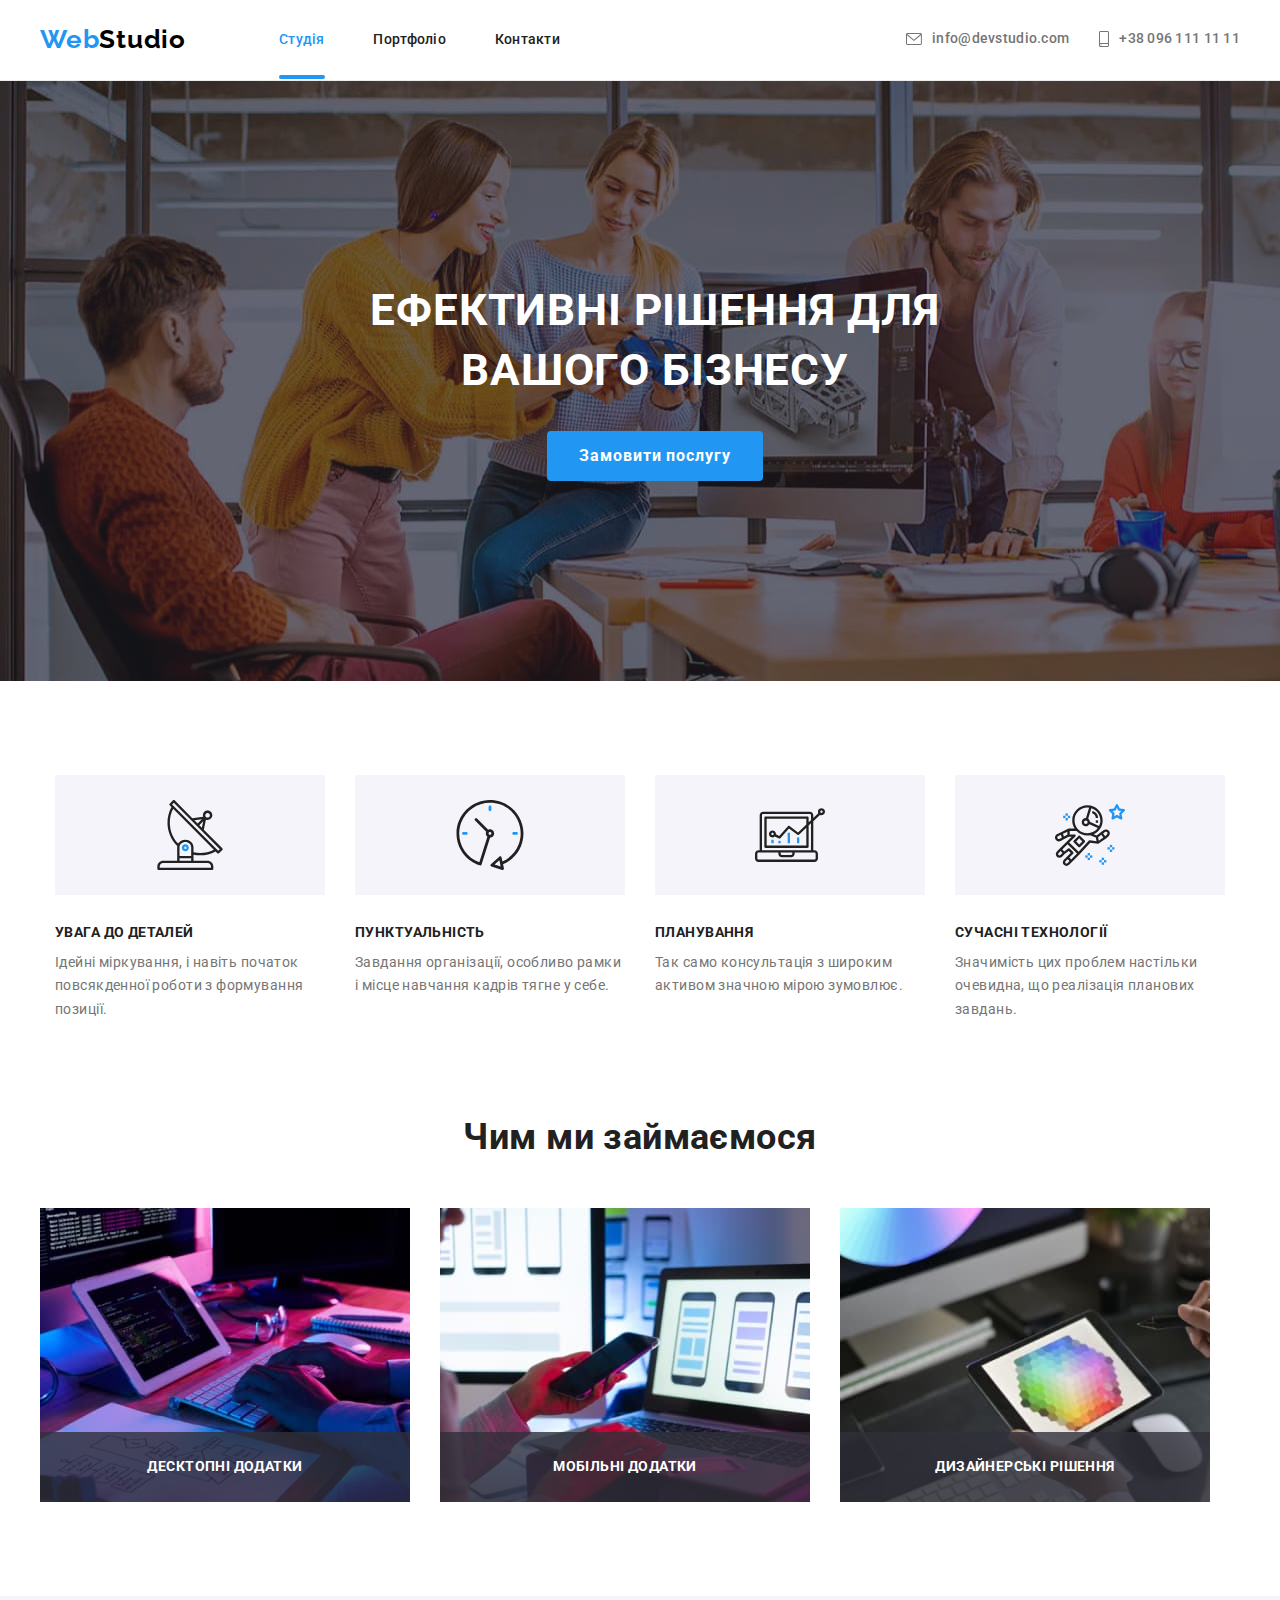
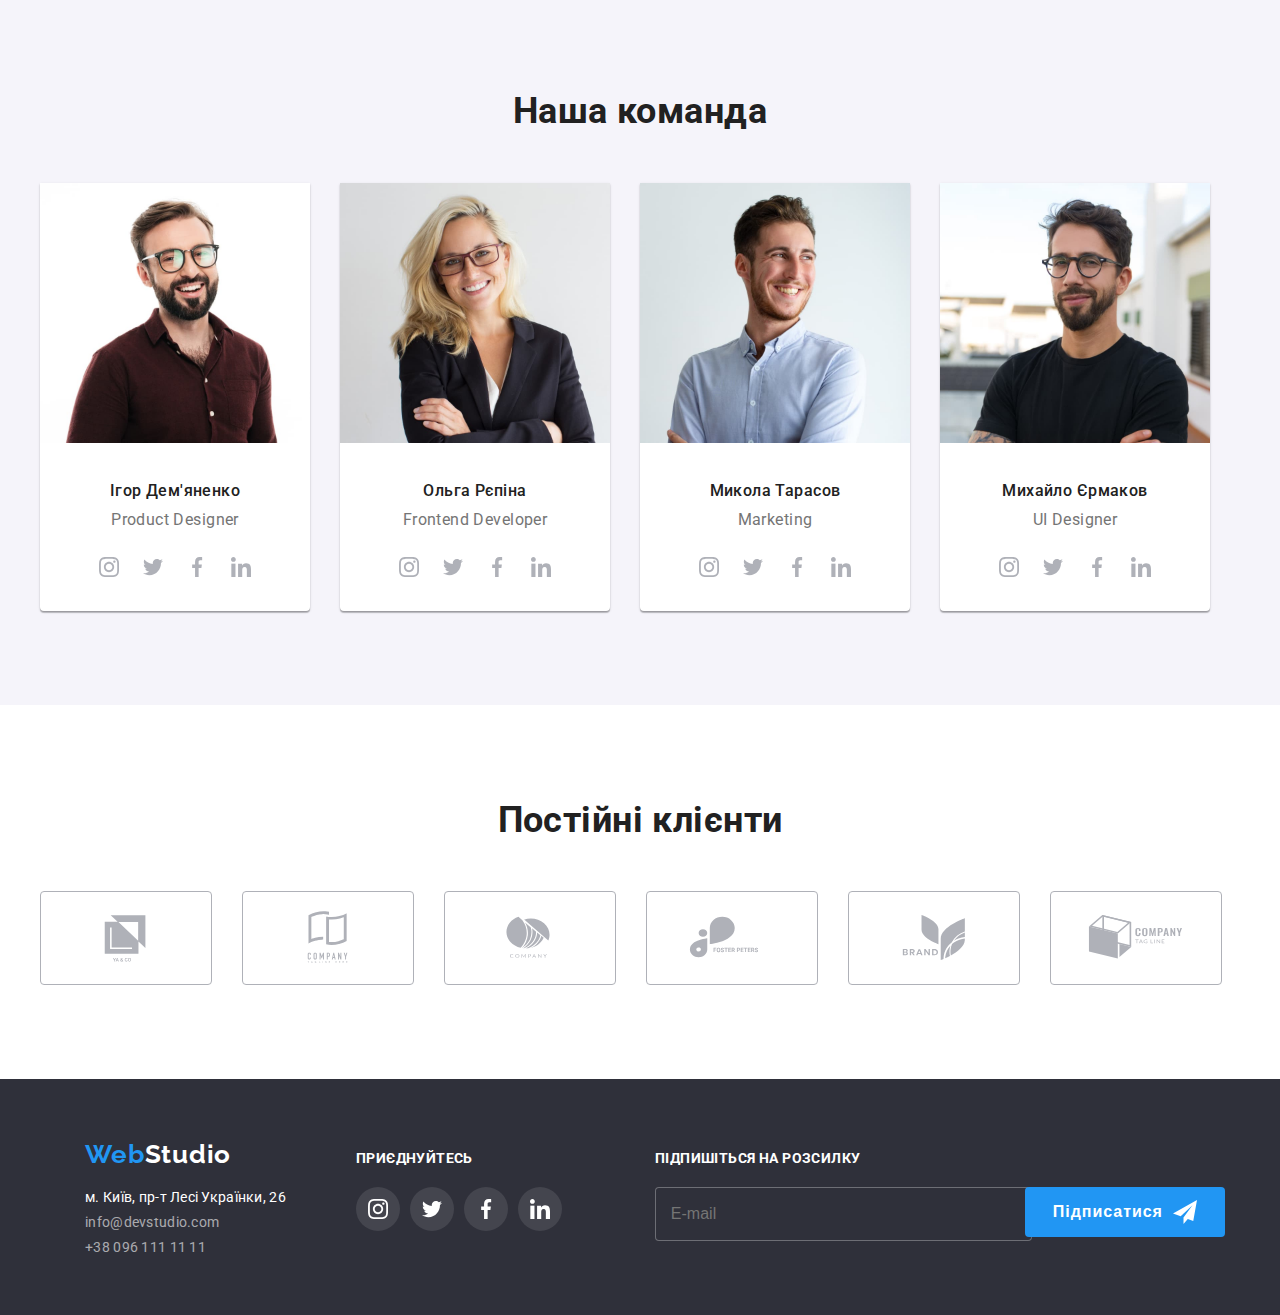
<file: index.html>
<!DOCTYPE html>
<html lang="uk">
<head>
    <meta charset="UTF-8"/>
    <meta http-equiv="X-UA-Compatible" content="IE=edge"/>
    <meta name="viewport" content="width=device-width, initial-scale=1.0"/>
    <title>Web Studio</title>
    <link href="https://fonts.googleapis.com/css2?family=Raleway:wght@700&family=Roboto:wght@400;500;700;900&display=swap" rel="stylesheet">
    <link rel="stylesheet" href="https://cdnjs.cloudflare.com/ajax/libs/modern-normalize/1.1.0/modern-normalize.min.css" integrity="sha512-wpPYUAdjBVSE4KJnH1VR1HeZfpl1ub8YT/NKx4PuQ5NmX2tKuGu6U/JRp5y+Y8XG2tV+wKQpNHVUX03MfMFn9Q==" crossorigin="anonymous" referrerpolicy="no-referrer" />
    <link rel="stylesheet" href="./css/main.min.css"/>
</head>
<body class="page">
    <div class="navigation">
        <div class="navigation__holder navigation__header">
            <header class="navigation__links links header">
                <nav class="navigation__pages">
                    <a href="./index.html" class="logo link"><span>Web</span>Studio</a>
                    <ul class="navigation__menu list">
                        <li><a href="./index.html" class="navigation__page link current">Студія</a></li>
                        <li><a href="./portfolio.html" class="navigation__page link">Портфоліо</a></li>
                        <li><a href="" class="navigation__page link">Контакти</a></li>
                    </ul>
                </nav>
                <ul class="navigation__contacts list contacts">
                    <li class="navigation__holder-contacts">
                        <a href="mailto:info@devstudio.com" class="navigation__mail contacts link header">
                            <svg class="navigation__icon-mail" width="16" height="12">
                                <use href="./images/symbol-defs.svg#icon-envelope-hover"></use>
                            </svg>
                            info@devstudio.com
                        </a>
                    </li>
                    <li class="navigation__holder-contacts-phone">
                        <a href="tel:+380961111111" class="navigation__phone contacts link header">
                            <svg class="navigation__icon-phone" width="10" height="16">
                                <use href="./images/symbol-defs.svg#icon-smartphone"></use>
                            </svg>
                            +38 096 111 11 11
                        </a>
                    </li>
                </ul>
            </header>
        </div>
    </div>
    <main>
        <section class="order section">
            <div class="order__container">
                <h1 class="order__title">Ефективні рішення для вашого бізнесу</h1>
                <button type="button" data-modal-open class="order__button button primary order">Замовити послугу</button>
            </div>
        </section>
        <!--перелік переваг-->
        <section class="advantages section">
            <div class="container">
                <h2 class="section-title visually-hidden">Перелік переваг</h2>
                <ul class="advantages__list list">
                    <li class="advantages__holder">
                        <div class="advantages__icon-holder">
                            <svg class="advantages__icon" width="70" height="70">
                                <use href="./images/symbol-defs-2.svg#icon-antenna-1"></use>
                            </svg>
                        </div>
                        <h3 class="advantages__description-title">УВАГА ДО ДЕТАЛЕЙ</h3>
                        <p class="advantages__descr">Ідейні міркування, і навіть початок повсякденної роботи з формування позиції.</p>
                </li>
                    <li class="advantages__holder">
                        <div class="advantages__icon-holder">
                            <svg class="advantages__icon" width="70" height="70">
                                <use href="./images/symbol-defs-2.svg#icon-clock-1"></use>
                            </svg>
                        </div>
                        <h3 class="advantages__description-title">ПУНКТУАЛЬНІСТЬ</h3>
                        <p class="advantages__descr">Завдання організації, особливо рамки і місце навчання кадрів тягне у себе.</p>
                    </li>
                    <li class="advantages__holder">
                        <div class="advantages__icon-holder">
                            <svg class="advantages__icon" width="70" height="70">
                                <use href="./images/symbol-defs-2.svg#icon-diagram-1"></use>
                            </svg>
                        </div>
                        <h3 class="advantages__description-title">ПЛАНУВАННЯ</h3>
                        <p class="advantages__descr">Так само консультація з широким активом значною мірою зумовлює.</p>
                    </li>
                    <li class="advantages__holder">
                        <div class="advantages__icon-holder">
                            <svg class="advantages__icon" width="70" height="70">
                                <use href="./images/symbol-defs-2.svg#icon-astronaut-1"></use>
                            </svg>
                        </div>
                        <h3 class="advantages__description-title">СУЧАСНІ ТЕХНОЛОГІЇ</h3>
                        <p class="advantages__descr">Значимість цих проблем настільки очевидна, що реалізація планових завдань.</p>
                    </li>
                </ul>
            </div>
        </section>
        <!--чим ми займаємося-->
        <section class="profile">
            <div class="container">
                <h2 class="profile__title section-title">Чим ми займаємося</h2>
                <!--фото контент-->
                <ul class="profile__list list profile">
                    <li class="profile__list-holder">
                        <img src="./images/box-1.jpg" alt="Людина друкує на клавіатурі" width="370"/>
                        <div class="profile__layer">
                            <p class="profile__layer-descr">Десктопні додатки</p>
                        </div>
                    </li>
                    <li class="profile__list-holder">
                        <img src="./images/box-2.jpg" alt="Телефон в руках людини" width="370"/>
                        <div class="profile__layer">
                            <p class="profile__layer-descr">Мобільні додатки</p>
                        </div>
                    </li>
                    <li class="profile__list-holder">
                        <img src="./images/box-3.jpg" alt="Планшет і стилус в руках людини" width="370"/>
                        <div class="profile__layer">
                            <p class="profile__layer-descr">Дизайнерські рішення</p>
                        </div>
                    </li>
                </ul>
            </div>
        </section>
        <!--наша команда-->
        <section class="team section">
            <div class="container">
                <h2 class="section-title">Наша команда</h2>
                <ul class="team__list list team">
                    <li class="team__cards">
                        <img src="./images/team-card-1.jpg" alt="Фото Ігор Дем'яненко" width="270"/>
                        <div class="team__info-holder">
                            <h3 class="team__title-name">Ігор Дем'яненко</h3>
                            <p class="team__title-position">Product Designer</p>
                            <ul class="team__list-soc">
                                <li class="team__holder-soc">
                                    <a href="" class="team__soc-profiles">
                                        <svg class="team__soc-icon" width="20px" height="20px">
                                            <use href="./images/symbol-defs.svg#icon-instagram"></use>
                                        </svg>
                                    </a>
                                </li>
                                <li class="team__holder-soc">
                                    <a href="" class="team__soc-profiles">
                                        <svg class="team__soc-icon" width="20px" height="20px">
                                            <use href="./images/symbol-defs.svg#icon-twitter"></use>
                                        </svg>
                                    </a>
                                </li>
                                <li class="team__holder-soc">
                                    <a href="" class="team__soc-profiles">
                                        <svg class="team__soc-icon" width="20px" height="20px">
                                            <use href="./images/symbol-defs.svg#icon-facebook"></use>
                                        </svg>
                                    </a>
                                </li>
                                <li class="team__holder-soc">
                                    <a href="" class="team__soc-profiles">
                                        <svg class="team__soc-icon" width="20px" height="20px">
                                            <use href="./images/symbol-defs.svg#icon-linkedin"></use>
                                        </svg>
                                    </a>
                                </li>
                            </ul>
                        </div>
                    </li>
                    <li class="team__cards">
                        <img src="./images/team-card-2.jpg" alt="Фото Ольга Рєпіна" width="270"/>
                        <div class="team__info-holder">
                            <h3 class="team__title-name">Ольга Рєпіна</h3>
                            <p class="team__title-position">Frontend Developer</p>
                            <ul class="team__list-soc">
                                <li class="team__holder-soc">
                                    <a href="" class="team__soc-profiles">
                                        <svg class="team__soc-icon" width="20px" height="20px">
                                            <use href="./images/symbol-defs.svg#icon-instagram"></use>
                                        </svg>
                                    </a>
                                </li>
                                <li class="team__holder-soc">
                                    <a href="" class="team__soc-profiles">
                                        <svg class="team__soc-icon" width="20px" height="20px">
                                            <use href="./images/symbol-defs.svg#icon-twitter"></use>
                                        </svg>
                                    </a>
                                </li>
                                <li class="team__holder-soc">
                                    <a href="" class="team__soc-profiles">
                                        <svg class="team__soc-icon" width="20px" height="20px">
                                            <use href="./images/symbol-defs.svg#icon-facebook"></use>
                                        </svg>
                                    </a>
                                </li>
                                <li class="team__holder-soc">
                                    <a href="" class="team__soc-profiles">
                                        <svg class="team__soc-icon" width="20px" height="20px">
                                            <use href="./images/symbol-defs.svg#icon-linkedin"></use>
                                        </svg>
                                    </a>
                                </li>
                            </ul>
                        </div>
                    </li>
                    <li class="team__cards">
                        <img src="./images/team-card-3.jpg" alt="Фото Микола Тарасов" width="270"/>
                        <div class="team__info-holder">
                            <h3 class="team__title-name">Микола Тарасов</h3>
                            <p class="team__title-position">Marketing</p>
                            <ul class="team__list-soc">
                                <li class="team__holder-soc">
                                    <a href="" class="team__soc-profiles">
                                        <svg class="team__soc-icon" width="20px" height="20px">
                                            <use href="./images/symbol-defs.svg#icon-instagram"></use>
                                        </svg>
                                    </a>
                                </li>
                                <li class="team__holder-soc">
                                    <a href="" class="team__soc-profiles">
                                        <svg class="team__soc-icon" width="20px" height="20px">
                                            <use href="./images/symbol-defs.svg#icon-twitter"></use>
                                        </svg>
                                    </a>
                                </li>
                                <li class="team__holder-soc">
                                    <a href="" class="team__soc-profiles">
                                        <svg class="team__soc-icon" width="20px" height="20px">
                                            <use href="./images/symbol-defs.svg#icon-facebook"></use>
                                        </svg>
                                    </a>
                                </li>
                                <li class="team__holder-soc">
                                    <a href="" class="team__soc-profiles">
                                        <svg class="team__soc-icon" width="20px" height="20px">
                                            <use href="./images/symbol-defs.svg#icon-linkedin"></use>
                                        </svg>
                                    </a>
                                </li>
                            </ul>
                        </div>
                    </li>
                    <li class="team__cards">
                        <img src="./images/team-card-4.jpg" alt="фото Михайло Єрмаков" width="270"/>
                        <div class="team__info-holder">
                            <h3 class="team__title-name">Михайло Єрмаков</h3>
                            <p class="team__title-position">UI Designer</p>
                            <ul class="team__list-soc">
                                <li class="team__holder-soc">
                                    <a href="" class="team__soc-profiles">
                                        <svg class="team__soc-icon" width="20px" height="20px">
                                            <use href="./images/symbol-defs.svg#icon-instagram"></use>
                                        </svg>
                                    </a>
                                </li>
                                <li class="team__holder-soc">
                                    <a href="" class="team__soc-profiles">
                                        <svg class="team__soc-icon" width="20px" height="20px">
                                            <use href="./images/symbol-defs.svg#icon-twitter"></use>
                                        </svg>
                                    </a>
                                </li>
                                <li class="team__holder-soc">
                                    <a href="" class="team__soc-profiles">
                                        <svg class="team__soc-icon" width="20px" height="20px">
                                            <use href="./images/symbol-defs.svg#icon-facebook"></use>
                                        </svg>
                                    </a>
                                </li>
                                <li class="team__holder-soc">
                                    <a href="" class="team__soc-profiles">
                                        <svg class="team__soc-icon" width="20px" height="20px">
                                            <use href="./images/symbol-defs.svg#icon-linkedin"></use>
                                        </svg>
                                    </a>
                                </li>
                            </ul>
                        </div>
                    </li>
                </ul>
            </div>
        </section>
        <section class="clients section regulars">
            <div class="container">
                <h2 class="section-title">Постійні клієнти</h2>
                <ul class="clients__list">
                    <li class="clients__cards">
                        <a href="" class="clients__cards-holder">
                            <svg class="clients__icon" width="106" height="60">
                                <use href="./images/symbol-defs.svg#icon-Logo"></use>
                            </svg>
                        </a>
                    </li>
                    <li class="clients__cards">
                        <a href="" class="clients__cards-holder">
                            <svg class="clients__icon" width="106" height="60">
                                <use href="./images/symbol-defs.svg#icon-Logo-1"></use>
                            </svg>
                        </a>
                    </li>
                    <li class="clients__cards">
                        <a href="" class="clients__cards-holder">
                            <svg class="clients__icon" width="106" height="60">
                                <use href="./images/symbol-defs.svg#icon-Logo-2"></use>
                            </svg>
                        </a>
                    </li>
                    <li class="clients__cards">
                        <a href="" class="clients__cards-holder">
                            <svg class="clients__icon" width="106" height="60">
                                <use href="./images/symbol-defs.svg#icon-Logo-3"></use>
                            </svg>
                        </a>
                    </li>
                    <li class="clients__cards">
                        <a href="" class="clients__cards-holder">
                            <svg class="clients__icon" width="106" height="60">
                                <use href="./images/symbol-defs.svg#icon-Logo-4"></use>
                            </svg>
                        </a>
                    </li>
                    <li class="clients__cards">
                        <a href="" class="clients__cards-holder">
                            <svg class="clients__icon" width="106" height="60">
                                <use href="./images/symbol-defs.svg#icon-Logo-5"></use>
                            </svg>
                        </a>
                    </li>
                </ul>
            </div>
        </section>
    </main>
    <footer class="contacts links footer">
        <div class="contacts__container">
            <div class="contacts__address-holder">
                <a href="./index.html" class="logo link"><span>Web</span>Studio</a>
                <address class="contacts__list">
                    <ul class="contacts__holder list">
                        <li><a href="https://goo.gl/maps/gEgkedTg2fkSHyE56" target="_blank" rel="noopener noreferrer" class="contacts__address link">м. Київ, пр-т Лесі Українки, 26</a></li> 
                        <li><a href="mailto:info@devstudio.com" class="contacts__mail contacts link">info@devstudio.com</a></li>
                        <li><a href="tel:+380961111111" class="contacts__phone contacts link">+38 096 111 11 11</a></li>
                    </ul>
                </address>
            </div>
            <div class="join">
                <p class="join__title">приєднуйтесь</p>
                <ul class="join__list list social">
                    <li class="join__list-item">
                        <a href="" class="join__icon-holder">
                            <svg class="join__icon-soc" width="20px" height="20px">
                                <use href="./images/symbol-defs.svg#icon-instagram"></use>
                            </svg>
                        </a>
                    </li>
                    <li class="join__list-item">
                        <a href="" class="join__icon-holder">
                            <svg class="join__icon-soc" width="20px" height="20px">
                                <use href="./images/symbol-defs.svg#icon-twitter"></use>
                            </svg>
                        </a>
                    </li>
                    <li class="join__list-item">
                        <a href="" class="join__icon-holder">
                            <svg class="join__icon-soc" width="20px" height="20px">
                                <use href="./images/symbol-defs.svg#icon-facebook"></use>
                            </svg>
                        </a>
                    </li>
                    <li class="join__list-item">
                        <a href="" class="join__icon-holder">
                            <svg class="join__icon-soc" width="20px" height="20px">
                                <use href="./images/symbol-defs.svg#icon-linkedin"></use>
                            </svg>
                        </a>
                    </li>
                </ul>
            </div>
            <div class="subscribe">
                <b>Підпишіться на розсилку</b>
                <form class="subscribe__holder">
                    <div class="subscribe__item">
                        <input type="email" class="subscribe__input" name="email-subscribe" id="user-email-subscribe" placeholder="E-mail"/>
                    </div>
                    <button type="submit" class="subscribe__button">
                        <span>Підписатися</span>
                        <svg class="subscribe__icon" width="24" height="24">
                            <use href="./images/icons.svg#icon-send"></use>
                        </svg>
                    </button>
                </form>
            </div>
        </div>
    </footer>
    <div class="backdrop is-hidden" data-modal>
        <div class="modal">
            <b class="modal__title">Залиште свої дані, ми вам передзвонимо</b>
            <button type="button" class="modal__close-btn" data-modal-close>
                <svg class="modal__btn-img" width="11px" height="11px">
                    <use href="./images/symbol-defs-3.svg#icon-close-button-2"></use>
                </svg>
            </button>
            <form class="modal__form">
                <label for="user-name" class="modal__label">Ім'я</label>
                <div class="modal__input-wrap">
                    <input type="text" class="modal__input-name" name="user-name" required id="user-name"/>
                    <svg class="input-icon" width="12" height="12">
                        <use href="./images/icons.svg#icon-form-profile"></use>
                    </svg>
                </div>
                <label for="user-tel" class="modal__label">Телефон</label>
                <div class="modal__input-wrap">
                    <input type="tel" class="modal__input-tel" name="user-tel" required id="user-tel"/>
                    <svg class="input-icon" width="12" height="12">
                        <use href="./images/icons.svg#icon-form-phone"></use>
                    </svg>
                </div>
                <label for="user-email" class="modal__label">Пошта</label>
                <div class="modal__input-wrap">
                    <input type="email" class="modal__input-mail" name="user-email" id="user-email"/>
                    <svg class="input-icon" width="12" height="12">
                        <use href="./images/icons.svg#icon-form-mail" class="input-icon-img"></use>
                    </svg>
                </div>
                <label for="user-comment" class="modal__label">Коментар</label>
                <div class="modal__input-wrap textarea">
                    <textarea name="user-comment" id="user-comment" class="modal__input-textarea" placeholder="Введіть текст"></textarea>
                </div>
                <div class="modal__wrap-privacy">
                    <input type="checkbox" name="privacy" id="privacy" class="modal__checkbox visually-hidden" value="true">
                    <label for="privacy" class="modal__check-text">
                        <span>
                            <svg class="modal__check-icon" width="16" height="15">
                                <use href="./images/icons.svg#icon-check"></use>
                            </svg>
                        </span>
                        Погоджуюся з розсилкою та приймаю  <a href="">Умови договору</a>
                    </label>
                </div>
                <div class="modal__wrap-button">
                    <button type="submit" class="modal__button submit">Відправити</button>
                </div>
            </form>
        </div>
    </div>
    <script src="./js/modal.js"></script>
</body>
</html>
</file>
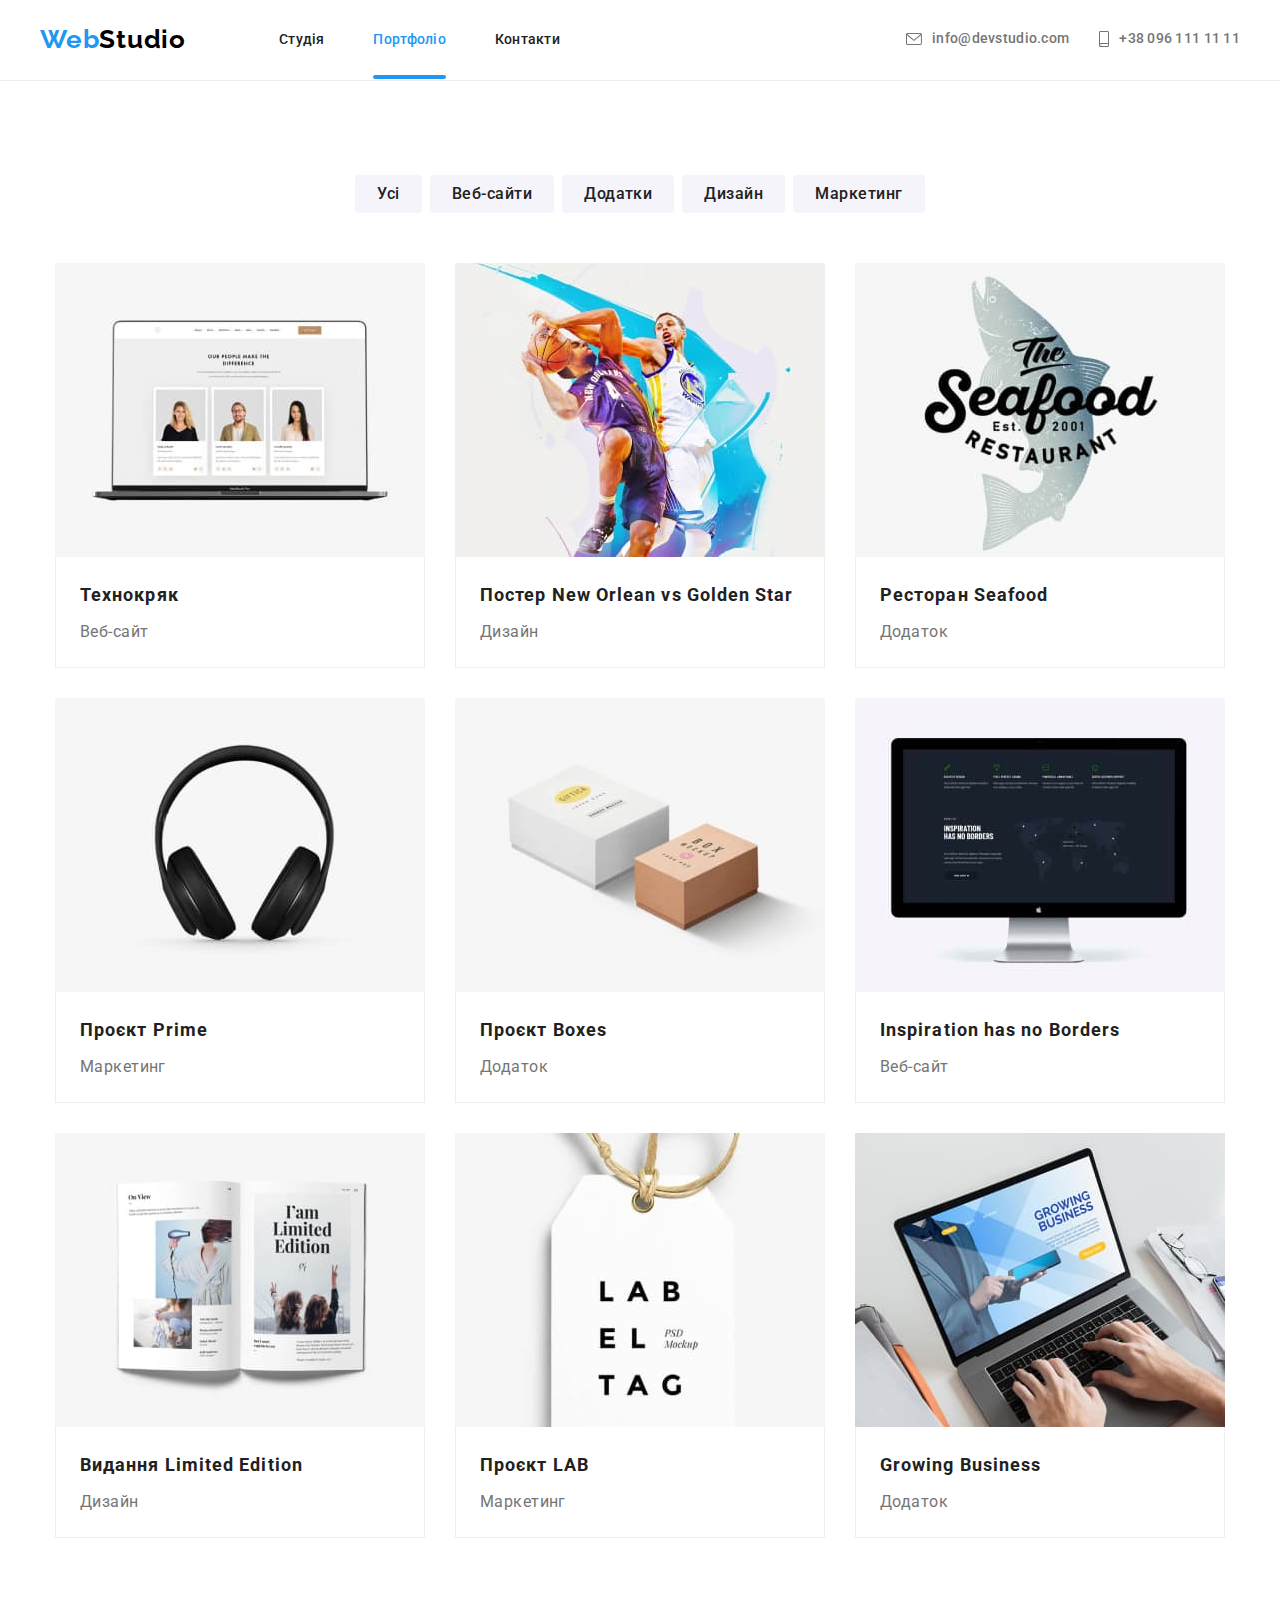
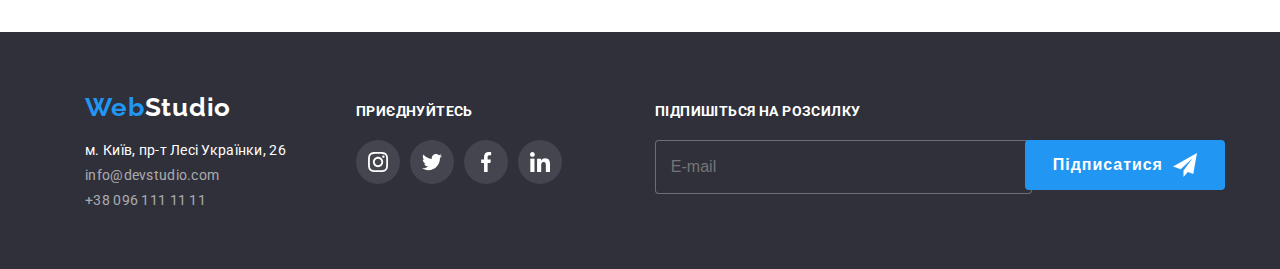
<file: portfolio.html>
<!DOCTYPE html>
<html lang="uk">
<head>
    <meta charset="UTF-8"/>
    <meta http-equiv="X-UA-Compatible" content="IE=edge"/>
    <meta name="viewport" content="width=device-width, initial-scale=1.0"/>
    <title>Web Studio</title>
    <link href="https://fonts.googleapis.com/css2?family=Raleway:wght@700&family=Roboto:wght@400;500;700;900&display=swap" rel="stylesheet">
    <link rel="stylesheet" href="https://cdnjs.cloudflare.com/ajax/libs/modern-normalize/1.1.0/modern-normalize.min.css" integrity="sha512-wpPYUAdjBVSE4KJnH1VR1HeZfpl1ub8YT/NKx4PuQ5NmX2tKuGu6U/JRp5y+Y8XG2tV+wKQpNHVUX03MfMFn9Q==" crossorigin="anonymous" referrerpolicy="no-referrer" />
    <link rel="stylesheet" href="./css/main.min.css"/>
</head>
<body class="page">
    <div class="navigation">
        <div class="navigation__holder navigation__header">
            <header class="navigation__links links header">
                <nav class="navigation__pages">
                    <a href="./index.html" class="logo link"><span>Web</span>Studio</a>
                    <ul class="navigation__menu list">
                        <li><a href="./index.html" class="navigation__page link">Студія</a></li>
                        <li><a href="./portfolio.html" class="navigation__page link current">Портфоліо</a></li>
                        <li><a href="" class="navigation__page link">Контакти</a></li>
                    </ul>
                </nav>
                <ul class="navigation__contacts list contacts">
                    <li class="navigation__holder-contacts">
                        <a href="mailto:info@devstudio.com" class="navigation__mail contacts link header">
                            <svg class="navigation__icon-mail" width="16" height="12">
                                <use href="./images/symbol-defs.svg#icon-envelope-hover"></use>
                            </svg>
                            info@devstudio.com
                        </a>
                    </li>
                    <li class="navigation__holder-contacts-phone">
                        <a href="tel:+380961111111" class="navigation__phone contacts link header">
                            <svg class="navigation__icon-phone" width="10" height="16">
                                <use href="./images/symbol-defs.svg#icon-smartphone"></use>
                            </svg>
                            +38 096 111 11 11
                        </a>
                    </li>
                </ul>
            </header>
        </div>
    </div>
    <main>
        <section class="examples section">
            <div class="container">
                <h1 class="visually-hidden">Examples</h1>
                <ul class="examples__list list examples buttons">
                    <li class="examples__button-shadow"><button type="button" class="button">Усі</button></li>
                    <li><button type="button" class="examples_button button">Веб-сайти</button></li>
                    <li><button type="button" class="examples_button button">Додатки</button></li>
                    <li><button type="button" class="examples_button button">Дизайн</button></li>
                    <li><button type="button" class="examples_button button">Маркетинг</button></li>
                </ul>
                <div>
                    <ul class="examples__gallery list examples">
                        <li class="examples__cards">
                            <a href="" class="examples_link link">
                                <div class="examples__img">
                                    <img src="./images/project-1.jpg" alt="Зображення веб-сайту сторінки" width="370"/>
                                    <p class="examples__hover">Ресурс пропонує комплексні пропозиції з різним рівнем функціоналу та сервісів. Все це дозволить відвідувачу отримати вичерпні відомості про компанію чи приватну особу.</p>
                                </div>
                                <div class="examples__holder">
                                    <h2 class="examples__title">Технокряк</h2>
                                    <p class="examples__description">Веб-сайт</p>
                                </div>
                            </a>
                        </li>
                        <li class="examples__cards">
                            <a href="" class="examples_link link">
                                <div class="examples__img">
                                    <img src="./images/project-2.jpg" alt="Постер з баскетболістами" width="370"/>
                                    <p class="examples__hover">Ресурс пропонує комплексні пропозиції з різним рівнем функціоналу та сервісів. Все це дозволить відвідувачу отримати вичерпні відомості про компанію чи приватну особу.</p>
                                </div>
                                <div class="examples__holder">
                                    <h2 class="examples__title">Постер New Orlean vs Golden Star</h2>
                                    <p class="examples__description">Дизайн</p>
                                </div>
                            </a>
                        </li>
                        <li class="examples__cards">
                            <a href="" class="examples_link link">
                                <div class="examples__img">
                                    <img src="./images/project-3.jpg" alt="Лого ресторану" width="370"/>
                                    <p class="examples__hover">Ресурс пропонує комплексні пропозиції з різним рівнем функціоналу та сервісів. Все це дозволить відвідувачу отримати вичерпні відомості про компанію чи приватну особу.</p>
                                </div>
                                <div class="examples__holder">
                                    <h2 class="examples__title">Ресторан Seafood</h2>
                                    <p class="examples__description">Додаток</p>
                                </div>
                            </a>
                        </li>
                        <li class="examples__cards">
                            <a href="" class="examples_link link">
                                <div class="examples__img">
                                    <img src="./images/project-4.jpg" alt="Навушники" width="370"/>
                                    <p class="examples__hover">Ресурс пропонує комплексні пропозиції з різним рівнем функціоналу та сервісів. Все це дозволить відвідувачу отримати вичерпні відомості про компанію чи приватну особу.</p>
                                </div>
                                <div class="examples__holder">
                                    <h2 class="examples__title">Проєкт Prime</h2>
                                    <p class="examples__description">Маркетинг</p>
                                </div>
                            </a>
                        </li>
                        <li class="examples__cards">
                            <a href="" class="examples_link link">
                                <div class="examples__img">
                                    <img src="./images/project-5.jpg" alt="Зображення коробок" width="370"/>
                                    <p class="examples__hover">Ресурс пропонує комплексні пропозиції з різним рівнем функціоналу та сервісів. Все це дозволить відвідувачу отримати вичерпні відомості про компанію чи приватну особу.</p>
                                </div>
                                <div class="examples__holder">
                                    <h2 class="examples__title">Проєкт Boxes</h2>
                                    <p class="examples__description">Додаток</p>
                                </div>
                            </a>
                        </li>
                        <li class="examples__cards">
                            <a href="" class="examples_link link">
                                <div class="examples__img">
                                    <img src="./images/project-6.jpg" alt="Монітор з зображенням сайту" width="370"/>
                                    <p class="examples__hover">Ресурс пропонує комплексні пропозиції з різним рівнем функціоналу та сервісів. Все це дозволить відвідувачу отримати вичерпні відомості про компанію чи приватну особу.</p>
                                </div>
                                <div class="examples__holder">
                                    <h2 class="examples__title">Inspiration has no Borders</h2>
                                    <p class="examples__description">Веб-сайт</p>
                                </div>
                            </a>
                        </li>
                        <li class="examples__cards">
                            <a href="" class="examples_link link">
                                <div class="examples__img">
                                    <img src="./images/project-7.jpg" alt="Книга видання" width="370"/>
                                    <p class="examples__hover">Ресурс пропонує комплексні пропозиції з різним рівнем функціоналу та сервісів. Все це дозволить відвідувачу отримати вичерпні відомості про компанію чи приватну особу.</p>
                                </div>
                                <div class="examples__holder">
                                    <h2 class="examples__title">Видання Limited Edition</h2>
                                    <p class="examples__description">Дизайн</p>
                                </div>
                            </a>
                        </li>
                        <li class="examples__cards">
                            <a href="" class="examples_link link">
                                <div class="examples__img">
                                    <img src="./images/project-8.jpg" alt="Етикетка з підписом" width="370"/>
                                    <p class="examples__hover">Ресурс пропонує комплексні пропозиції з різним рівнем функціоналу та сервісів. Все це дозволить відвідувачу отримати вичерпні відомості про компанію чи приватну особу.</p>
                                </div>
                                <div class="examples__holder">
                                    <h2 class="examples__title">Проєкт LAB</h2>
                                    <p class="examples__description">Маркетинг</p>
                                </div>
                            </a>
                        </li>
                        <li class="examples__cards">
                            <a href="" class="examples_link link">
                                <div class="examples__img">
                                    <img src="./images/project-9.jpg" alt="Ноутбук зі сторінкою додатку" width="370"/>
                                    <p class="examples__hover">Ресурс пропонує комплексні пропозиції з різним рівнем функціоналу та сервісів. Все це дозволить відвідувачу отримати вичерпні відомості про компанію чи приватну особу.</p>
                                </div>
                                <div class="examples__holder">
                                    <h2 class="examples__title">Growing Business</h2>
                                    <p class="examples__description">Додаток</p>
                                </div>
                            </a>
                        </li>
                    </ul>
                </div>
            </div>
        </section>
    </main>
    <footer class=" contacts links footer">
        <div class="contacts__container">
            <div class="contacts__address-holder">
                <a href="./index.html" class="logo link"><span>Web</span>Studio</a>
                <address class="contacts__list">
                    <ul class="contacts__holder list">
                        <li><a href="https://goo.gl/maps/gEgkedTg2fkSHyE56" target="_blank" rel="noopener noreferrer" class="contacts__address link">м. Київ, пр-т Лесі Українки, 26</a></li> 
                        <li><a href="mailto:info@devstudio.com" class="contacts__mail contacts link">info@devstudio.com</a></li>
                        <li><a href="tel:+380961111111" class="contacts__phone contacts link">+38 096 111 11 11</a></li>
                    </ul>
                </address>
            </div>
            <div class="join">
                <p class="join__title">приєднуйтесь</p>
                <ul class="join__list list social">
                    <li class="join__list-item">
                        <a href="" class="join__icon-holder">
                            <svg class="join__icon-soc" width="20px" height="20px">
                                <use href="./images/symbol-defs.svg#icon-instagram"></use>
                            </svg>
                        </a>
                    </li>
                    <li class="join__list-item">
                        <a href="" class="join__icon-holder">
                            <svg class="join__icon-soc" width="20px" height="20px">
                                <use href="./images/symbol-defs.svg#icon-twitter"></use>
                            </svg>
                        </a>
                    </li>
                    <li class="join__list-item">
                        <a href="" class="join__icon-holder">
                            <svg class="join__icon-soc" width="20px" height="20px">
                                <use href="./images/symbol-defs.svg#icon-facebook"></use>
                            </svg>
                        </a>
                    </li>
                    <li class="join__list-item">
                        <a href="" class="join__icon-holder">
                            <svg class="join__icon-soc" width="20px" height="20px">
                                <use href="./images/symbol-defs.svg#icon-linkedin"></use>
                            </svg>
                        </a>
                    </li>
                </ul>
            </div>
            <div class="subscribe">
                <b>Підпишіться на розсилку</b>
                <div class="subscribe__holder">
                    <div class="subscribe__item">
                        <input type="email" class="subscribe__input" name="email-subscribe" id="user-email-subscribe" placeholder="E-mail"/>
                    </div>
                    <button type="button" class="subscribe__button">
                        <span>Підписатися</span>
                        <svg class="subscribe__icon" width="24" height="24">
                            <use href="./images/icons.svg#icon-send"></use>
                        </svg>
                    </button>
                </div>
            </div>
        </div>
    </footer>
</body>
</html>
</file>
<file: css/main.min.css>
.navigation{width:100%;border-bottom:1px solid #ececec}.navigation__holder{width:1200px;padding:0 15px}.navigation__header{margin:0 auto}.navigation__pages{display:flex}.navigation__page{color:var(--title-text-color);font-weight:500}.list.contacts{display:flex;min-width:307px;align-items:center}.list.contacts li:not(:last-child){margin-right:30px}.navigation__holder-contacts{display:flex;align-items:center}.navigation__holder-contacts-phone{display:flex;align-items:center;flex-shrink:0}.contacts.link.header:hover{color:var(--accent-color);fill:var(--accent-color)}.contacts.link.header:hover .navigation__icon-mail{fill:var(--accent-color)}.contacts.link.header:hover .navigation__icon-phone{fill:var(--accent-color)}.contacts.link.header{color:var(--primary-text-color);font-weight:500;display:flex;align-items:center;transition:color 250ms cubic-bezier(0.4, 0, 0.2, 1)}.contacts.link.header:focus{color:var(--accent-color);fill:var(--accent-color)}.contacts.link.header:focus .navigation__icon-mail{fill:var(--accent-color)}.contacts.link.header:focus .navigation__icon-phone{fill:var(--accent-color)}.navigation__icon-mail,.navigation__icon-phone{margin-right:10px;fill:var(--primary-text-color);transition:fill 250ms cubic-bezier(0.4, 0, 0.2, 1)}header .logo{color:var(--primary-logo-color)}.links.header a{padding:24px 0 25px 0}.navigation__menu{width:281px;justify-content:space-between;display:flex;align-items:center}.navigation__page.link.current{position:relative;padding-bottom:32px}.navigation__page.link.current::after{content:"";border-radius:2px;width:100%;height:4px;display:block;position:absolute;bottom:0;left:0;background-color:var(--accent-color)}.section.order{width:100%;margin:0 auto;padding:0 15px;flex-grow:1;background-image:linear-gradient(rgba(47, 48, 58, 0.4), rgba(47, 48, 58, 0.4)),url(../images/hero.jpg)}.order__title{color:var(--hero-title-color);font-size:44px;line-height:1.36;text-transform:uppercase;max-width:696px;margin-bottom:30px;text-align:center}.order__container{letter-spacing:.06em;padding:200px 0 200px 0;text-align:center}.order__container h1{margin:auto;margin-bottom:30px}.advantages__list{display:flex;justify-content:center}.advantages__holder{max-width:270px;min-height:98px}.advantages__icon-holder{background-color:var(--section-background-color);margin-bottom:30px;display:flex;justify-content:center;align-items:center;width:270px;height:120px}.advantages__list li:not(:last-child){margin-right:30px}.advantages__description-title{color:var(--title-text-color);font-size:14px;line-height:1.14;margin-bottom:10px}.profile{padding-top:0;padding-bottom:94px}.profile .section-title{margin-bottom:50px;text-align:center}.profile__layer{background-color:rgba(47,48,58,.8);width:370px;height:70px;display:flex;justify-content:center;align-items:center;position:absolute;bottom:0}.profile__layer-descr{font-weight:700;font-size:14px;line-height:1.14;letter-spacing:.03em;text-transform:uppercase;color:var(--secondary-text-color)}.profile__list-holder{position:relative}.list.profile{display:flex;padding:0}.list.profile li:not(:last-child){margin-right:30px}.list.profile img{display:block}.team{background-size:100%}.section.team{width:100%;margin:0 auto;background-color:var(--section-background-color);display:flex;justify-content:center}.section.team .section-title{text-align:center;margin-bottom:50px}.list.team{display:flex;gap:30px}.list.team .team__title-name{margin-bottom:10px;text-align:center}.list.team .team__title-position{text-align:center}.team__holder-soc{display:flex;justify-content:center;align-items:center;width:44px;height:44px}.team__soc-profiles{display:flex;justify-content:center;align-items:center;width:44px;height:44px;border-radius:50%;transition:background-color 250ms cubic-bezier(0.4, 0, 0.2, 1)}.team__soc-profiles:hover,.team__soc-profiles:focus{background-color:var(--accent-color)}.team__soc-profiles:hover .team__soc-icon,.team__soc-profiles:focus .team__soc-icon{fill:var(--secondary-text-color)}.team__soc-profiles .team__soc-icon{transition:fill 250ms cubic-bezier(0.4, 0, 0.2, 1)}.team__cards{box-shadow:0px 1px 3px rgba(0,0,0,.12),0px 1px 1px rgba(0,0,0,.14),0px 2px 1px rgba(0,0,0,.2);border-radius:0px 0px 4px 4px;background-color:var(--background-team);height:428px}.team__info-holder{padding-bottom:30px;padding-top:30px}.team__soc-icon{display:block;justify-content:center;fill:#afb1b8}.team__list-soc{list-style:none;display:flex;justify-content:center;align-items:center}.team__title-name{color:var(--title-text-color);font-size:16px;font-weight:500;line-height:1.19}.team__title-position{font-size:16px;line-height:1.19;margin-bottom:16px}.examples__hover{font-size:18px;line-height:1.56;letter-spacing:.03em;color:var(--secondary-text-color);background-color:rgba(33,150,243,.9);position:absolute;top:0;width:100%;height:100%;display:flex;justify-content:center;align-items:center;padding:63px 24px;transform:translateY(100%);transition:transform 250ms cubic-bezier(0.4, 0, 0.2, 1);overflow:auto}.examples__gallery{flex-wrap:wrap;padding:0;gap:30px}.examples__holder{padding:20px 24px;border-left:1px solid var(--color-borders);border-right:1px solid var(--color-borders);border-bottom:1px solid var(--color-borders)}.examples__title{color:var(--title-text-color);letter-spacing:.06em;font-weight:700;font-size:18px;line-height:2;margin-bottom:4px}.examples__description{color:var(--primary-text-color);font-size:16px;line-height:1.88}.examples__img{position:relative;overflow:hidden}.list.examples{display:flex;justify-content:center}.list.examples.buttons{margin-bottom:50px}.list.examples.buttons li:not(:last-child){margin-right:8px}.examples__cards .link{display:block;transition:box-shadow 250ms cubic-bezier(0.4, 0, 0.2, 1)}.examples__cards .link:hover,.examples__cards .link:focus{box-shadow:0px 4px 4px rgba(0,0,0,.25)}.examples__cards img{display:block}.examples__cards:hover .examples__hover{transform:translateY(0)}:root{--primary-text-color: #757575;--title-text-color: #212121;--secondary-text-color: #FFFFFF;--accent-color: #2196F3;--primary-background-color: #F5F5F5;--secondary-background-color: #2F303A;--section-background-color: #F5F4FA;--hero-title-color: #FFFFFF;--primary-logo-color: #000000;--secondary-logo-color: #2196F3;--color-contacts: rgba(255, 255, 255, 0.6);--color-borders: #EEEEEE;--background-team: #FFFFFF;--cards-color: AFB1B8}body{font-family:"Roboto",sans-serif;letter-spacing:.03em;font-size:14px;line-height:1.71}body{color:var(--primary-text-color);margin:0}h1,h2,h3,p,ul{margin:0}ul{padding:0}.link{text-decoration:none}.link.current{color:var(--accent-color)}.link:hover,.link:focus{color:var(--accent-color)}.visually-hidden{position:absolute;width:1px;height:1px;margin:-1px;border:0;padding:0;white-space:nowrap;clip-path:inset(100%);clip:rect(0 0 0 0);overflow:hidden}.section{padding:94px 0}.container{width:1200px;margin:0 auto;padding:0 15px}.logo{font-family:"Raleway";font-weight:700;font-size:26px;line-height:1.19;margin-right:93px}.logo span{color:var(--secondary-logo-color)}.links{letter-spacing:.02em;font-size:14px;line-height:1.14;display:flex;align-items:center}.links .logo{letter-spacing:.03em}.section-title{color:var(--title-text-color);font-size:36px;line-height:1.17}.list{list-style:none}.links a{transition:color 250ms cubic-bezier(0.4, 0, 0.2, 1)}.links a a:hover,.links a a:focus{color:var(--accent-color)}.button{color:var(--title-text-color);background-color:var(--section-background-color);font-family:inherit;letter-spacing:.03em;font-weight:500;font-size:16px;line-height:1.63;cursor:pointer;padding:6px 22px;border:none;border-radius:4px;transition:color 250ms cubic-bezier(0.4, 0, 0.2, 1),background-color 250ms cubic-bezier(0.4, 0, 0.2, 1),box-shadow 250ms cubic-bezier(0.4, 0, 0.2, 1)}.button:hover,.button:focus{color:var(--secondary-text-color);background-color:var(--accent-color);box-shadow:0px 3px 1px rgba(0,0,0,.1),0px 1px 2px rgba(0,0,0,.08),0px 2px 2px rgba(0,0,0,.12)}.button.primary:hover,.button.primary:focus{color:var(--accent-color);background-color:var(--primary-background-color)}.order__button{letter-spacing:.06em;font-size:16px;line-height:1.88;font-weight:700;min-width:216px;height:50px;background-color:var(--accent-color);color:var(--secondary-text-color)}.order__button:hover,.order__button:focus{color:var(--accent-color);background-color:var(--primary-background-color);box-shadow:none}.clients{display:flex;justify-content:center}.clients__list{display:flex;list-style:none}.clients__cards{list-style:none;transition:border 2500ms cubic-bezier(0.4, 0, 0.2, 1)}.clients__cards:hover{border-color:var(--accent-color)}.clients__cards:not(:last-child){margin-right:30px}.clients__cards-holder{display:flex;width:170px;height:92px;justify-content:center;align-items:center;border:1px solid #afb1b8;border-radius:4px;transition:border-color 250ms cubic-bezier(0.4, 0, 0.2, 1)}.clients__cards-holder:hover,.clients__cards-holder:focus{fill:var(--accent-color);border:1px solid var(--accent-color);border-radius:4px}.clients__cards-holder:hover .clients__icon{fill:var(--accent-color)}.clients__cards-holder:focus .clients__icon{fill:var(--accent-color)}.clients__icon{fill:#afb1b8;display:flex;justify-content:center;align-items:center;transition:fill 250ms cubic-bezier(0.4, 0, 0.2, 1)}.section.regulars h2{margin-bottom:50px;text-align:center}.contacts__container{margin:0 auto;justify-content:center;display:flex;align-items:baseline}.contacts__container .logo.link{display:flex;margin-bottom:20px;margin-right:0}.contacts__container .join__title{text-transform:uppercase;color:var(--secondary-text-color);font-family:"Roboto",sans-serif;font-weight:700;font-size:14px;line-height:1.14;letter-spacing:.03em}footer .logo{color:var(--secondary-text-color)}.contacts__address-holder{margin-right:70px}.join__title{margin-bottom:20px}.list.social{display:flex;justify-content:center;align-items:flex-start;gap:10px}.join__list-item{display:flex;justify-content:center;align-items:center;width:44px;height:44px;background-color:rgba(255,255,255,.1);border-radius:50%;transition:background-color 250ms cubic-bezier(0.4, 0, 0.2, 1)}.join__icon-soc{display:flex;justify-content:center}.join__icon-soc use{fill:var(--secondary-text-color)}.links.footer{width:100%;margin:0 auto;padding:0 15px;background-color:var(--secondary-background-color);padding-top:60px;padding-bottom:60px}.join__icon-holder{width:44px;height:44px;display:flex;justify-content:center;align-items:center;border-radius:50%}.join__icon-holder:hover,.join__icon-holder:focus{background-color:var(--accent-color);fill:var(--secondary-text-color);border-radius:50%}.join__list-item .join__icon-holder{transition:background-color 250ms cubic-bezier(0.4, 0, 0.2, 1)}.subscribe__holder{display:flex;gap:12px}.subscribe{margin-left:93px}.subscribe b{text-transform:uppercase;font-weight:700;font-size:14px;line-height:1.14;letter-spacing:.03em;text-transform:uppercase;color:var(--secondary-text-color);margin-bottom:20px;display:block}.subscribe__icon{fill:var(--secondary-text-color)}.subscribe__item{width:358px;height:50px}.subscribe__input{width:100%;height:100%;background-color:var(--secondary-background-color);border:1px solid rgba(255,255,255,.3);border-radius:4px;padding-left:15px;font-size:16px;line-height:1.25;color:rgba(255,255,255,.6)}.subscribe__button{min-width:200px;height:50px;border-radius:4px;border-color:rgba(0,0,0,0);background-color:var(--accent-color);display:flex;align-items:center;justify-content:center;gap:10px;transition:background-color 250ms cubic-bezier(0.4, 0, 0.2, 1),color 250ms cubic-bezier(0.4, 0, 0.2, 1);cursor:pointer}.subscribe__button span{font-weight:700;font-size:16px;line-height:1.88;display:flex;align-items:center;text-align:center;letter-spacing:.06em;color:var(--secondary-text-color)}.subscribe__button:hover,.subscribe__button:focus{color:var(--accent-color);background-color:var(--primary-background-color);box-shadow:none}.subscribe__button:hover span,.subscribe__button:hover span,.subscribe__button:focus span,.subscribe__button:focus span{color:var(--accent-color)}.subscribe__button:hover .subscribe__icon,.subscribe__button:focus .subscribe__icon{fill:var(--accent-color)}.list.contacts{color:var(--primary-text-color);margin-left:auto}.contacts__address{color:var(--secondary-text-color)}.contacts__address:hover,.contacts__address:focus{color:var(--accent-color)}.contacts__list{font-style:inherit}.contacts__list .list li:not(:last-child){margin-bottom:9px}.contacts.link{color:var(--color-contacts)}.backdrop{width:100%;height:100%;position:fixed;top:0;background-color:rgba(0,0,0,.2);transition:translate 2000ms linear,opacity 500ms linear}.backdrop.is-hidden .modal{transform:translate(-50%, -50%)}.modal{width:528px;min-height:581px;background-color:var(--background-team);box-shadow:0px 1px 3px rgba(0,0,0,.12),0px 1px 1px rgba(0,0,0,.14),0px 2px 1px rgba(0,0,0,.2);border-radius:4px;position:absolute;top:50%;left:50%;transform:translate(-50%, -50%);padding:40px}.modal__title{font-weight:700;font-size:20px;line-height:1.15;text-align:center;letter-spacing:.03em;color:var(--title-text-color);margin-bottom:26px;background-color:rgba(0,0,0,0)}.modal__form{width:448px}.modal__label{font-size:12px;line-height:1.16;letter-spacing:.01em;color:var(--primary-text-color)}.modal__close-btn{position:absolute;top:8px;right:8px;width:30px;height:30px;border:1px solid rgba(0,0,0,.1);border-radius:50%;background-color:var(--background-team)}.is-hidden{opacity:0;visibility:hidden;pointer-events:none}.modal__input-wrap{width:448px;height:40px;border-radius:4px;margin-bottom:10px;display:flex;align-items:center;position:relative;top:50%;transition:fill 250ms cubic-bezier(0.4, 0, 0.2, 1)}.modal__input-wrap.textarea{height:120px;padding:0}.modal__input-name{width:100%;height:100%;padding-left:42px;transition:border-color 250ms cubic-bezier(0.4, 0, 0.2, 1);border:1px solid rgba(33,33,33,.2);border-radius:4px;outline:none}.modal__input-name:focus{border-color:var(--accent-color)}.modal__input-name:focus+.input-icon{fill:var(--accent-color)}.modal__input-tel{width:100%;height:100%;padding-left:42px;transition:border-color 250ms cubic-bezier(0.4, 0, 0.2, 1);border:1px solid rgba(33,33,33,.2);border-radius:4px;outline:none}.modal__input-tel:focus{border-color:var(--accent-color)}.modal__input-tel:focus+.input-icon{fill:var(--accent-color)}.modal__input-mail{width:100%;height:100%;padding-left:42px;transition:border-color 250ms cubic-bezier(0.4, 0, 0.2, 1);outline:none;border:1px solid rgba(33,33,33,.2);border-radius:4px;outline:none}.modal__input-mail:focus{border-color:var(--accent-color)}.modal__input-mail:focus+.input-icon{fill:var(--accent-color)}.modal__input-textarea{width:100%;height:100%;padding:12px 16px;font-size:12px;line-height:1.17;letter-spacing:.01em;color:rgba(117,117,117,.5);resize:none;transition:border-color 250ms cubic-bezier(0.4, 0, 0.2, 1);border:1px solid rgba(33,33,33,.2);border-radius:4px;outline:none}.modal__input-textarea:focus{border-color:var(--accent-color)}.modal__input-textarea::placeholder{color:rgba(117,117,117,.5)}.input-icon{fill:var(--title-text-color);position:absolute;left:12px;transition:fill 250ms cubic-bezier(0.4, 0, 0.2, 1)}.modal__check-text{display:flex;align-items:center;gap:8px}.modal__check-text a{color:var(--accent-color)}.modal__check-text a:hover,.modal__check-text a:focus{font-weight:700}.modal__check-text span{display:flex;align-items:center;justify-content:center;width:16px;height:15px;border:2px solid #212121;border-radius:3px;margin-right:5px;fill:rgba(0,0,0,0)}.modal__checkbox:checked+.modal__check-text>span{background-color:var(--accent-color);border-color:rgba(0,0,0,0);fill:var(--secondary-text-color)}.modal__checkbox:focus+.modal__check-text>span{border-color:var(--accent-color)}.modal__wrap-privacy{display:flex;width:423px;margin-bottom:30px}.modal__button.submit{letter-spacing:.06em;font-size:16px;line-height:1.88;font-weight:700;min-width:216px;height:50px;background-color:var(--accent-color);color:var(--secondary-text-color)}.modal__button.submit:hover,.modal__button.submit:focus{color:var(--accent-color);background-color:var(--primary-background-color);box-shadow:none}.modal__wrap-button{text-align:center}/*# sourceMappingURL=main.min.css.map */
</file>
